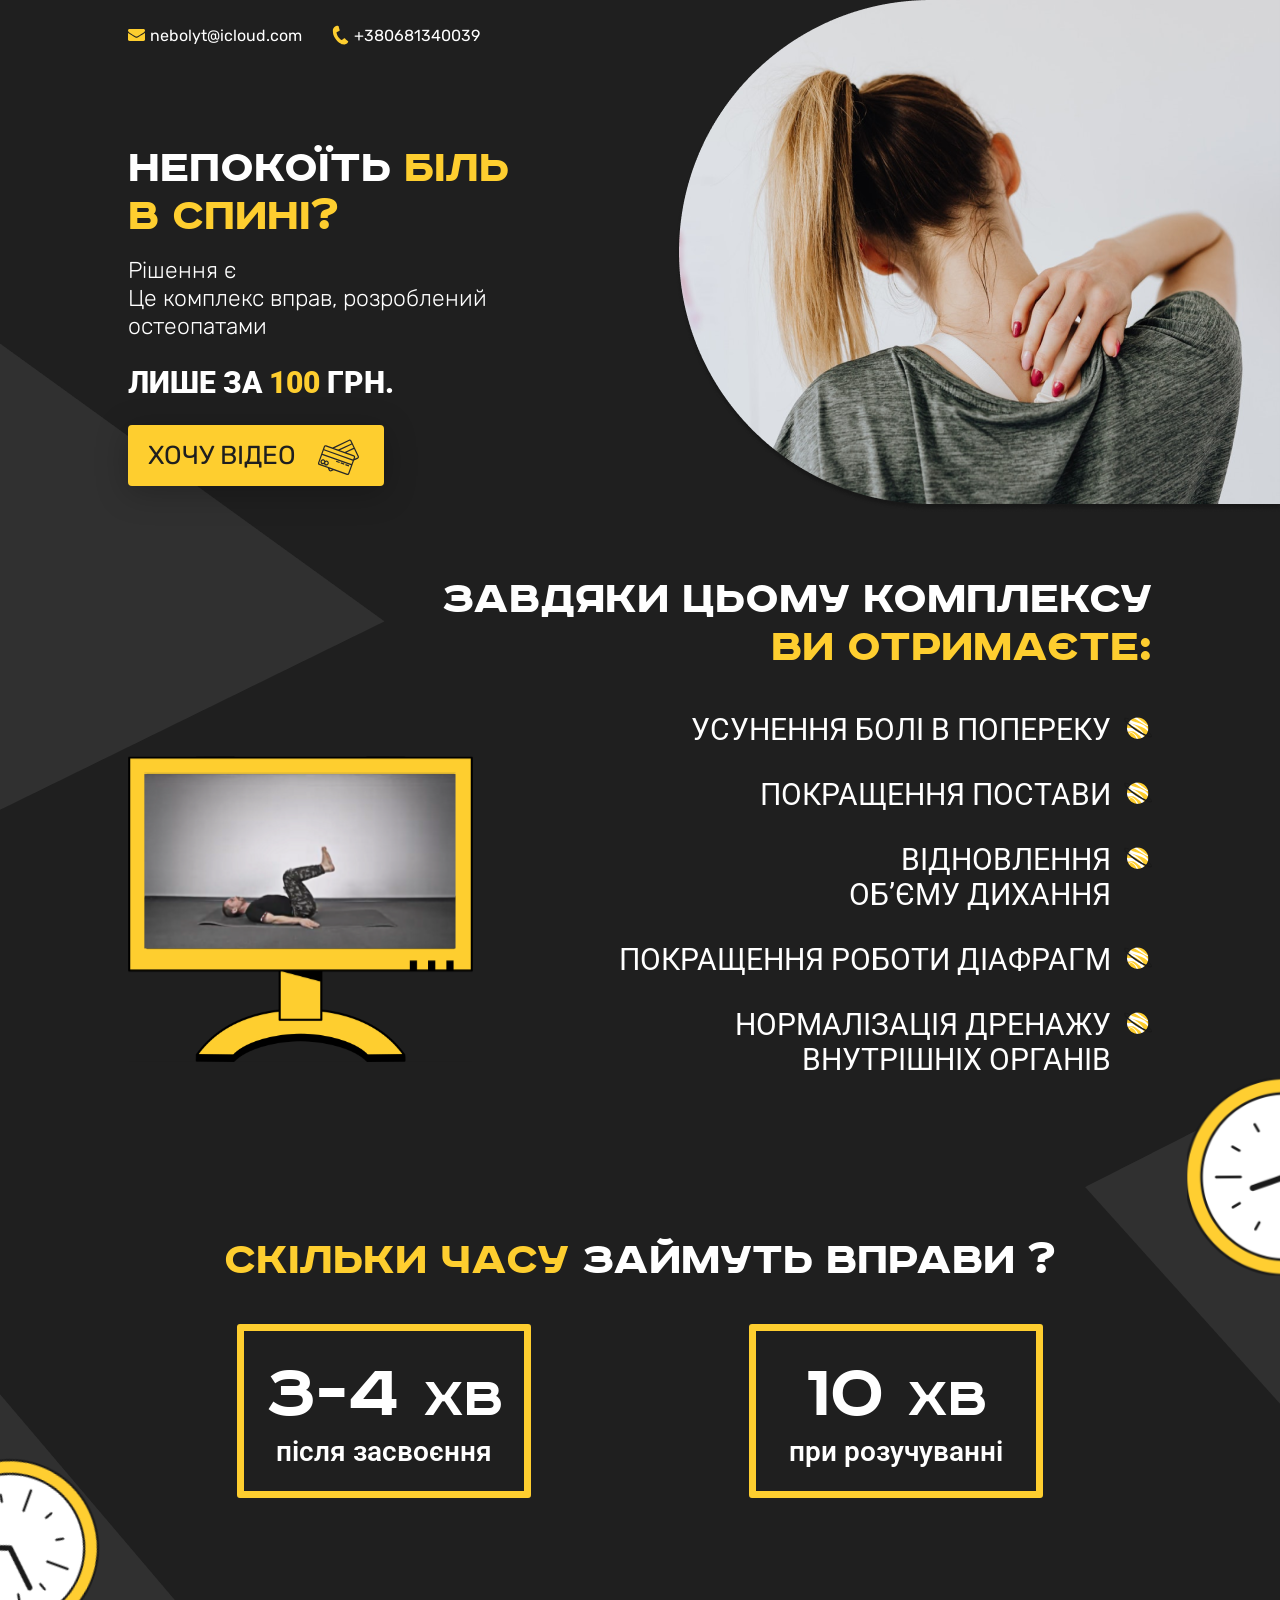
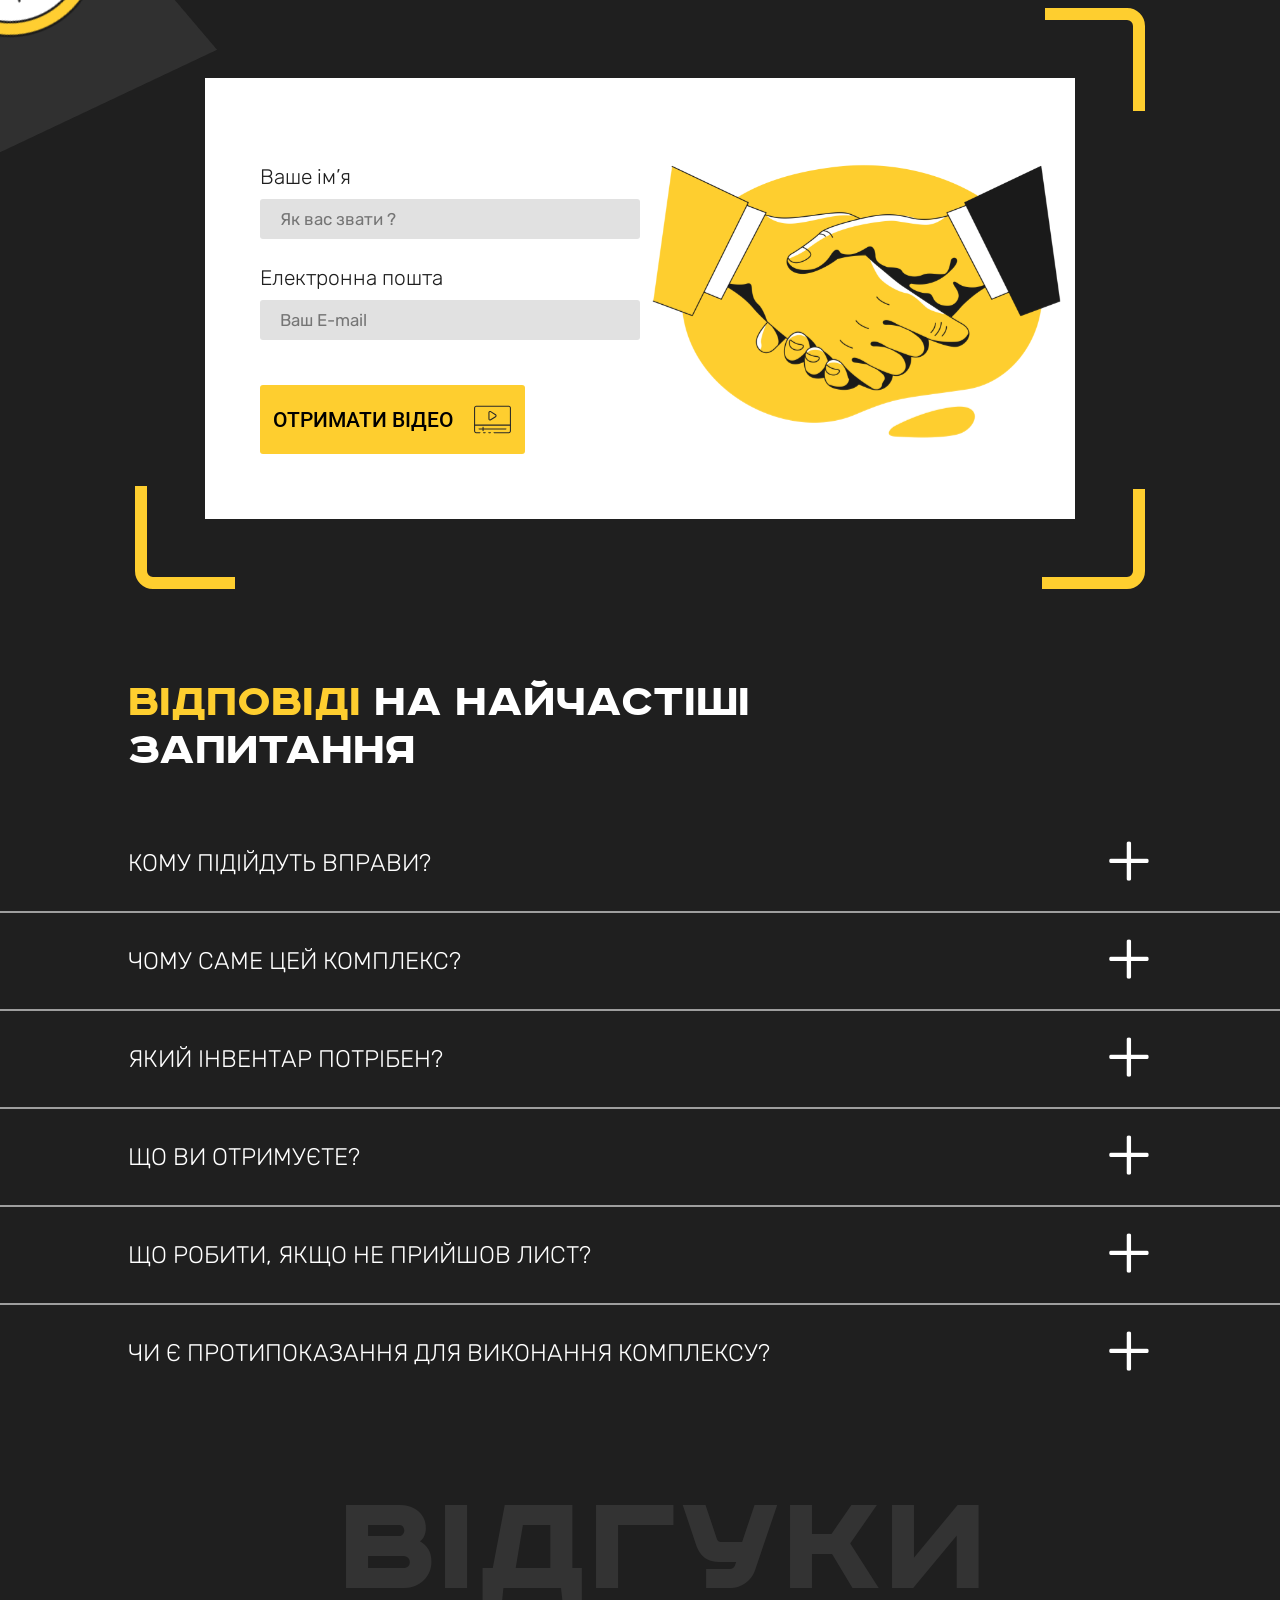
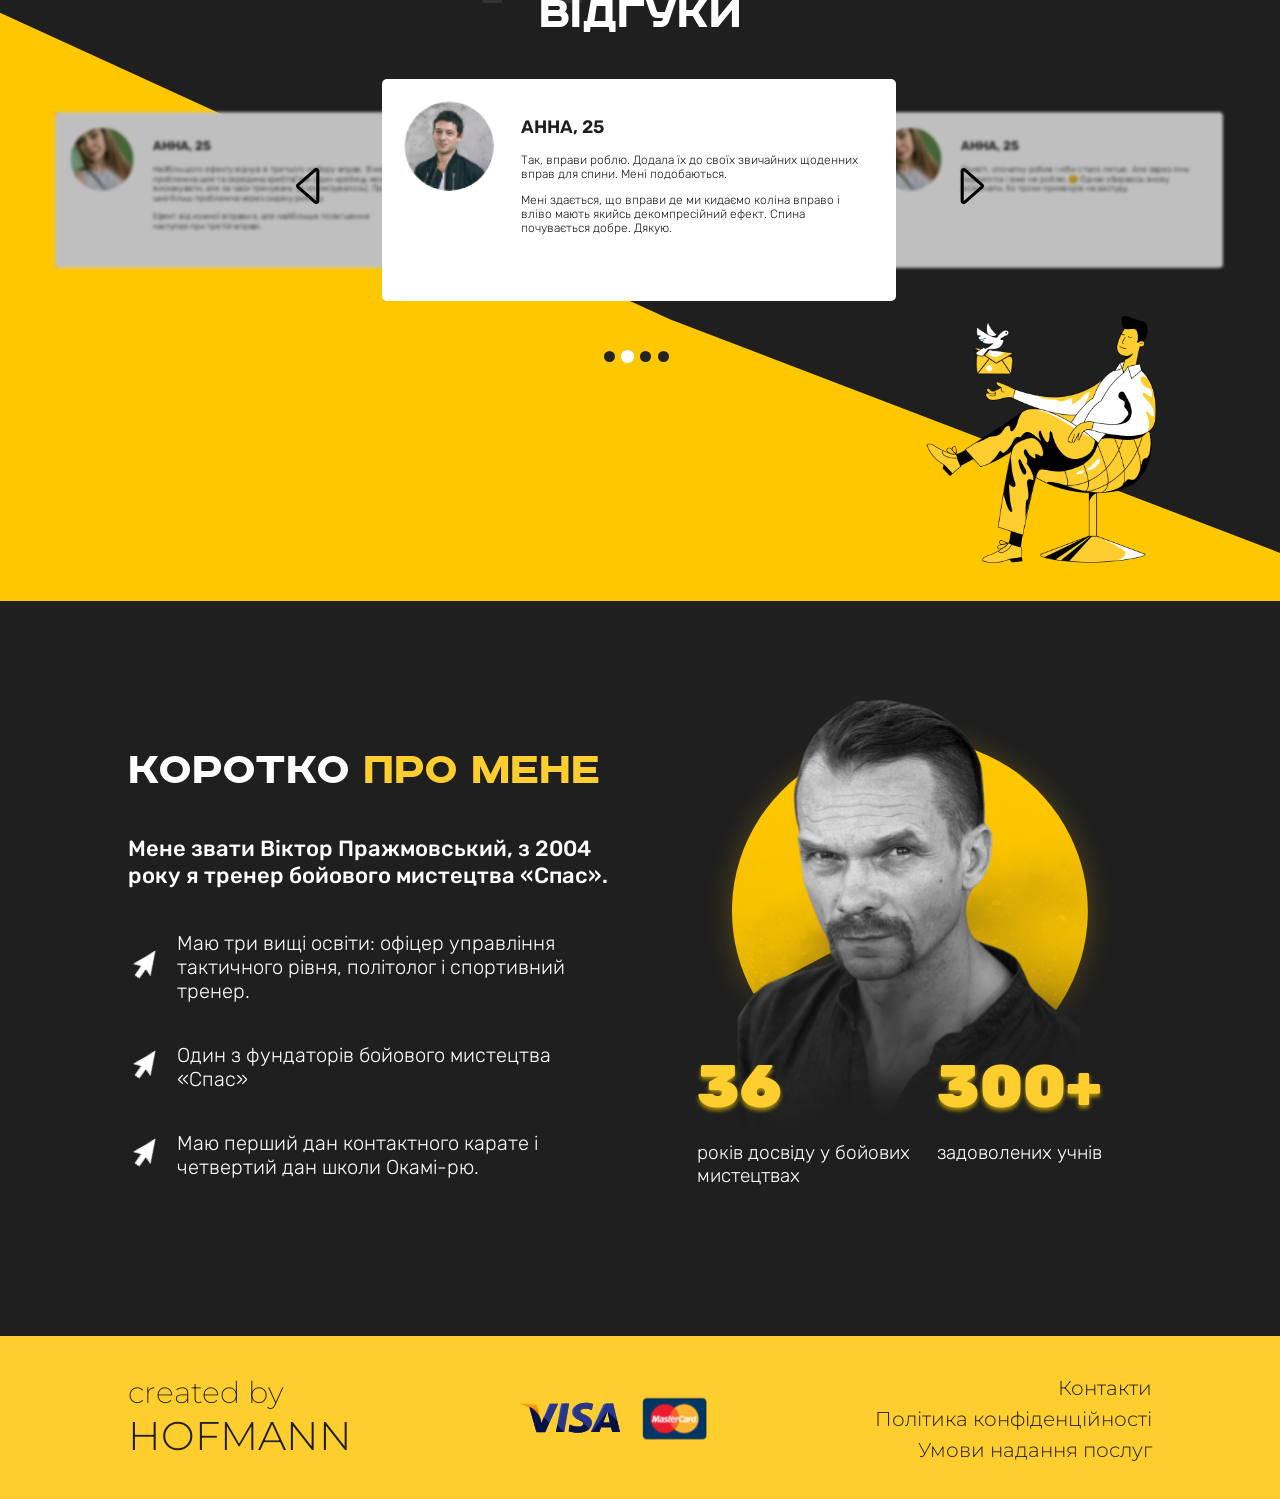
<file: index.html>
<!DOCTYPE html>
<html lang="en">
<head>
    <meta charset="UTF-8">
    <meta http-equiv="X-UA-Compatible" content="IE=edge">
    <meta name="viewport" content="width=device-width, initial-scale=1.0">
    <link rel="stylesheet" href="assets/css/style.css">
    <link rel="stylesheet" href="assets/css/media.css">
    <link rel="preconnect" href="https://fonts.gstatic.com">
    <link rel="preconnect" href="https://fonts.gstatic.com">
<link href="https://fonts.googleapis.com/css2?family=Montserrat:wght@200;300;400&display=swap" rel="stylesheet">
    <link href="https://fonts.googleapis.com/css2?family=Roboto:wght@400;500;700;900&family=Rubik:wght@300;400;600;700;800;900&display=swap" rel="stylesheet">
    <title>Программа для спины</title>
</head>
<body>
    <header>
       <div class="container">
        <nav>
            <ul>
                <li ><img  src="assets/img/mail.svg" alt=""><a href="mailto:nebolyt@icloud.com">nebolyt@icloud.com</a></li>
                <li> <img  src="assets/img/phone3.svg" alt=""><a href="tel:++380681340039">+380681340039</a></li>
            </ul>
        </nav>
    </div>
        <section class="header-info">
            <div class="container">
                <div class="wrapper">
                    <h1>Непокоїть <span class="text-yellow">біль в спині?</span></h1>
            <p>Рішення є<br>
                Це комплекс вправ, розроблений остеопатами
            </p>
            <h2>ЛИШЕ за <span class="text-yellow">100</span> грн.</h2>
            <a href="#main-form">
                <button>ХОЧУ ВІДЕО <img  src="assets/img/credit.svg" alt=""></button>
            </a>
                </div>
            </div>
            <img  id="triangle1" src="assets/img/triangle1.png" alt="">
        </section>
       
        <img  class="header-img" src="assets/img/header-img.png" alt="">
    </header>
    <main>
        <section class="you-get">
            <div class="container">
                <h1>Завдяки цьому комплексу
                    <span class="text-yellow">ви отримаєте:</span></h1>
                <div class="wrapper">
                    <img  src="assets/img/tv.svg" alt="">
                <div class="text-block">
                    <p>Усунення болі в попереку</p>
                    <p>Покращення постави</p>
                    <p>	Відновлення <br> об’єму дихання</p>
                    <p>Покращення  роботи діафрагм</p>
                    <p>Нормалізація дренажу <br> внутрішніх органів</p>
                </div>
                </div>
            </div>
        </section>
        <section class="exercise-time">
            <div class="container">
                <h1><span class="text-yellow">Скільки часу</span> займуть вправи ?</h1>
                <div class="wrapper">
                    <div class="text-block">
                        <h1>3-4 <span>хв</span></h1>
                        <p>після засвоєння</p>
                    </div>
                    <div class="text-block">
                        <h1>10 <span>хв</span></h1>
                        <p>при розучуванні</p>
                    </div>
                </div>
            </div>
            <div class="parallax-group1">
                <img  id="clock1" src="/assets/img/clock1.svg" alt="">
                <img  id="triangle2" src="assets/img/triangle2.png" alt="">
            </div>
            <div class="parallax-group2">
                <img  id="triangle3" src="assets/img/triangle3.png" alt="">
                <img  id="clock2" src="assets/img/clock2.svg" alt="">
                
            </div>
        </section>
        <section  class="main-form">
            <div class="container">
               <div class="form-wrapper">
                <form data-propose="false" id="main-form"  method="POST" action="https://www.liqpay.ua/api/3/checkout" accept-charset="utf-8">
                    <input type="hidden" name="data" value="eyJwdWJsaWNfa2V5IjoiaTczMTEyNTM3MDMwIiwidmVyc2lvbiI6IjMiLCJhY3Rpb24iOiJwYXkiLCJhbW91bnQiOiIzIiwiY3VycmVuY3kiOiJVQUgiLCJkZXNjcmlwdGlvbiI6InRlc3QiLCJvcmRlcl9pZCI6IjAwMDAwMSJ9"/>
            <input type="hidden" name="signature" value="GrQ5aZa9f6o4tl0RSZegLDyVTIA="/>
                    <div class="input-block">
                        <p>Ваше ім’я</p>
                        <input class="form-input" type="text" name="name" placeholder="Як вас звати ?">
                        <div class="error">* Це обов'язкове поле</div>
                    </div>
                    <div class="input-block">
                        <p>Електронна пошта</p>
                        <input class="form-input" type="email" name="email" placeholder="Ваш E-mail">
                        <div class="error">* Це обов'язкове поле</div>
                    </div>
                    <button >отримати відео <img src="assets/img/player.svg" alt=""></button>
                </form>
                <img  id="left-btm-corner" src="assets/img/left-btm-corner.svg" alt="">
                <img  id="right-btm-corner" src="assets/img/right-btm-corner.svg" alt="">
                <img  id="right-top-corner" src="assets/img/right-top-corner.svg" alt="">
                <img  class="form-img" src="assets/img/form-img.svg" alt="">
               </div>
            </div>
            <div class="special-propose_wrapper">
                <div class="special-propose">
                    <h1>Спеціальна пропозиція</h1>
                    <hr>
                    <div class="proposition">
                        <div class="text-block">
                            <h2>КОМПЛЕКС ОЗДОРОВЧОЇ ГІМНАСТИКИ “9 СИЛ”</h2>
                            <p>200 <span>ГРН</span></p>
                        </div>
                        <h1>+</h1>
                    </div>
                    <hr>
                    <div class="info">
                        <h2>Відео з вправами для спини</h2>
                        <h2>Програми тренувань для зміцнення:</h2>
                        <p>Серцево-судинної
                            Лімфатична система
                            Харчовий тракт
                            Ендокринна система
                            Дихальна система
                            </p>
                    </div>
                    <img  src="assets/img/gift.svg" alt="">
                    <button>Ні, дякую</button>
                </div>
            </div>
        </section>
        <section class="questions">
           
                <div class="container">
                    <h1><span class="text-yellow">Відповіді</span> на найчастіші <br> запитання</h1>
                </div>
                <div class="question">
                    <div class="container">
                        <div class="wrapper"><h3>Кому підійдуть вправи?</h3> <h1>+</h1></div>
                    <div class="answer">
                        <ul>
                            <li>Для тих, хто має сидячу роботу</li>
                            <li>Тим, хто багато часу проводить на ногах</li>
                            <li>Тим, чия робота пов’язана з фізичними навантаженнями</li>
                            <li>Будуть корисними навіть для спортсменів</li>
                        </ul>
                    </div>
                    </div>
                </div>
                <div class="question">
                    <div class="container">
                        <div class="wrapper"><h3>ЧОМУ САМЕ ЦЕЙ КОМПЛЕКС?</h3> <h1>+</h1></div>
                    <div class="answer">
                        
                            <p>У мене теж боліла спина. Доходило до того, що не міг нормально спати. Довелося звертатися до лікарів.
                                Один з них, остеопат, сказав приблизно наступне: ти можеш і далі тратити гроші на процедури, а можеш самостійно робити вправи і забути про болі в спині. 
                                Я обрав вправи. Чому? Бо він сам, маючи кілька міжхребцевих гриж, виконує їх щодня і почувається досить бадьоро. 
                                Ці вправи не є ліками. Але регулярне виконання створює оздоровчий ефект, що  усуває больові відчуття у попереку і дозволяє вільно дихати. 
                                З їх допомогою можна зняти напруження у поперековому та підвздошно-крижовому відділах. Також, напруження і хребцево-реберні блоки для відновлення об’єму дихання, роботи діафрагм та дренажу внутрішніх органів після тривалих статичних і динамічних навантажень.</p>
                        
                    </div>
                    </div>
                </div>
                <div class="question">
                    <div class="container">
                        <div class="wrapper"><h3>Який інвентар потрібен?</h3> <h1>+</h1></div>
                    <div class="answer">
                        <ul>
                            <li>М’яч для великого тенісу або пластикова пляшка з водою</li>
                                <li>Килимок для йоги, каремат, або не дуже товста ковдра</li>
                                <li>Вільна рівна поверхня</li>
                        </ul>                        
                    </div>
                    </div>
                </div>
                <div class="question">
                    <div class="container">
                        <div class="wrapper"><h3>ЩО ВИ ОТРИМУЄТЕ?</h3> <h1>+</h1></div>
                    <div class="answer">
                        <ul>
                                <li>Ви платите за доступ до відео на ютуб.</li>
                                <li>За кілька хвилин після оплати на вказану вами електронну пошту прийде лист з вкладеним у нього файлом формату pdf, у якому буде активне посилання на закрите відео у ютубі. Слідуєте інструкціям у листі і переходите за посиланням.</li>
                                <li>Якщо ви не знайдете листа у скриньці – перевірте спам</li>
                        </ul>                        
                    </div>
                    </div>
                </div>
                <div class="question">
                    <div class="container">
                        <div class="wrapper"><h3>ЩО РОБИТИ, ЯКЩО НЕ ПРИЙШОВ ЛИСТ?</h3> <h1>+</h1></div>
                    <div class="answer">
                        <p>Зверніться з проблемою за поштою <a href="mailto:nebolyt@icloud.com">nebolyt@icloud.com"</a></p>                       
                    </div>
                    </div>
                </div>
                <div class="question">
                    <div class="container">
                        <div class="wrapper"><h3>Чи є протипоказання для виконання комплексу?</h3> <h1>+</h1></div>
                    <div class="answer">
                        <p>Головним протипоказанням для виконання цих вправ є нещодавно перенесені хірургічні операції. В цьому випадку варто проконсультуватися з лікарем на предмет коли можна приступити до виконання вправ</a></p>                       
                    </div>
                    </div>
                </div>
                
        </section>
        <section class="comments">
            <div class="container">
                <div class="h1-wrapper">
                  
                    <h2>ВІДГУКИ</h2>
                    <h1>ВІДГУКИ</h1>
                  
            </div>
            </div>
            <div class="nav-btns">
                <div id="prev" class="prev">
                    <svg xmlns="http://www.w3.org/2000/svg" width="50" height="50" fill="currentColor" class="bi bi-caret-left" viewBox="0 0 16 16">
                        <path d="M10 12.796V3.204L4.519 8 10 12.796zm-.659.753l-5.48-4.796a1 1 0 0 1 0-1.506l5.48-4.796A1 1 0 0 1 11 3.204v9.592a1 1 0 0 1-1.659.753z"/>
                      </svg>
                </div>
                <div id="next" class="next">
                    <svg xmlns="http://www.w3.org/2000/svg" width="50" height="50" fill="currentColor" class="bi bi-caret-right" viewBox="0 0 16 16">
                        <path d="M6 12.796V3.204L11.481 8 6 12.796zm.659.753l5.48-4.796a1 1 0 0 0 0-1.506L6.66 2.451C6.011 1.885 5 2.345 5 3.204v9.592a1 1 0 0 0 1.659.753z"/>
                      </svg>
                </div>
            </div>
            <div class="comments-slider" data-pos="0">
                    <div class="comment">
                        <img  src="assets/img/user1.png" alt="">
                        <div class="text-block">
                            <h2>Анна, 25</h2>
                            <p>
Найбільшого ефекту відчув в третього набору вправ. В мене проблемна шия та середина хребта(там один хребець може вискакувати, але за часи тренувань це мінімізувалось). Проте шия більш проблемна через сидячу роботу.  
                            </p>
                            <p>Ефект від кожної вправи є, але найбільше полегшення наступає при третій вправі. 
                            </p>
                        </div>
                        <div class="over-wrapper"></div>
                    </div>
                    <div class="comment active">
                        <img src="assets/img/user2.png" alt="">
                        <div class="text-block">
                            <h2>Анна, 25</h2>
                            <p>
                                Так, вправи роблю. Додала їх до своїх звичайних щоденних вправ для спини. Мені подобаються. 
                            </p>
                            <p>Мені здається, що вправи де ми кидаємо коліна вправо і вліво мають якийсь декомпресійний ефект. Спина почувається добре. 
                                Дякую. </p>
                        </div>
                        <div class="over-wrapper"></div>
                    </div>
                    <div class="comment">
                        <img src="assets/img/user1.png" alt="">
                        <div class="text-block">
                            <h2>Анна, 25</h2>
                            <p>
                                Привіт, спочатку робив і ніби стало легше. Але зараз лінь перемогла і вже не роблю.😔
Однак збираюсь знову розпочати, бо трохи прихворів на застуду. 

                            </p>
                           
                        </div>
                        <div class="over-wrapper"></div>
                    </div>
                    <div class="comment">
                        <img src="assets/img/user2.png" alt="">
                        <div class="text-block">
                            <h2>Анна, 25</h2>
                            <p>
                                Вітаю! <br>
Займався, на мою думку вправи гарні для поперекового відділу спини, добре розвантажують навантаження. 
На грудному відділі хребта відчув покращення. 
В цілому сподобалося, спасибі!
                            </p>
                           
                        </div>
                        <div class="over-wrapper"></div>
                    </div>
                    
            </div>
           <div class="dots">
               
           </div>
                
           <object class="comment-back" type="image/svg+xml" data="assets/img/comment-back.svg"></object>
                <!-- <img  class="comment-back" src="assets/img/comment-back.svg" alt=""> -->
        
        </section>
        <section class="about">
            <div class="container">
               <div class="info">
                <h1>КОРОТКО <span class="text-yellow">ПРО МЕНЕ</span></h1>
                <h3>Мене звати Віктор Пражмовський, з 2004 року я тренер бойового мистецтва «Спас».</h3>

                <div class="text-block">
                   <img  src="assets/img/cursor.svg" alt=""> <p>Маю три вищі освіти: офіцер управління тактичного рівня, політолог і спортивний тренер. </p>
                </div>
                <div class="text-block">
                    <img  src="assets/img/cursor.svg" alt=""> <p>Один з фундаторів бойового мистецтва «Спас»</p>
                </div>
                <div class="text-block">
                    <img  src="assets/img/cursor.svg" alt=""> <p>Маю перший дан контактного карате і четвертий дан школи Окамі-рю.</p>
                </div>
            </div>
                <div class="img-block">
                    <object class="owner" type="image/svg+xml" data="assets/img/owner.svg"></object>
                   <!-- <img  class="owner" src="assets/img/owner.svg" alt=""> -->
                    <div class="numbers">
                        <div class="num-block">
                            <h1>36</h1>
                            <p>років досвіду
                                у бойових мистецтвах </p>
                        </div>
                        <div class="num-block">
                            <h1>300+</h1>
                            <p>задоволених учнів </p>
                        </div>
                    </div>
                </div>
               
            </div>
        </section>
    </main>
    <footer>
        <div class="container">
            <div class="created-by">
                <p>created by </p>
                <h1>HOFMANN</h1>
            </div>
            <img  src="assets/img/cards.svg" alt="">
            <div class="footer-nav">
                    <a href="#">Контакти</a>
                    <a href="#">Політика конфіденційності</a>
                    <a href="#">Умови надання послуг</a>
            </div>
        </div>
    </footer>
    <script
  src="https://code.jquery.com/jquery-3.5.1.min.js"
  integrity="sha256-9/aliU8dGd2tb6OSsuzixeV4y/faTqgFtohetphbbj0="
  crossorigin="anonymous"></script>
    <script src="assets/js/main.js"></script>
    
</body>
</html>
</file>
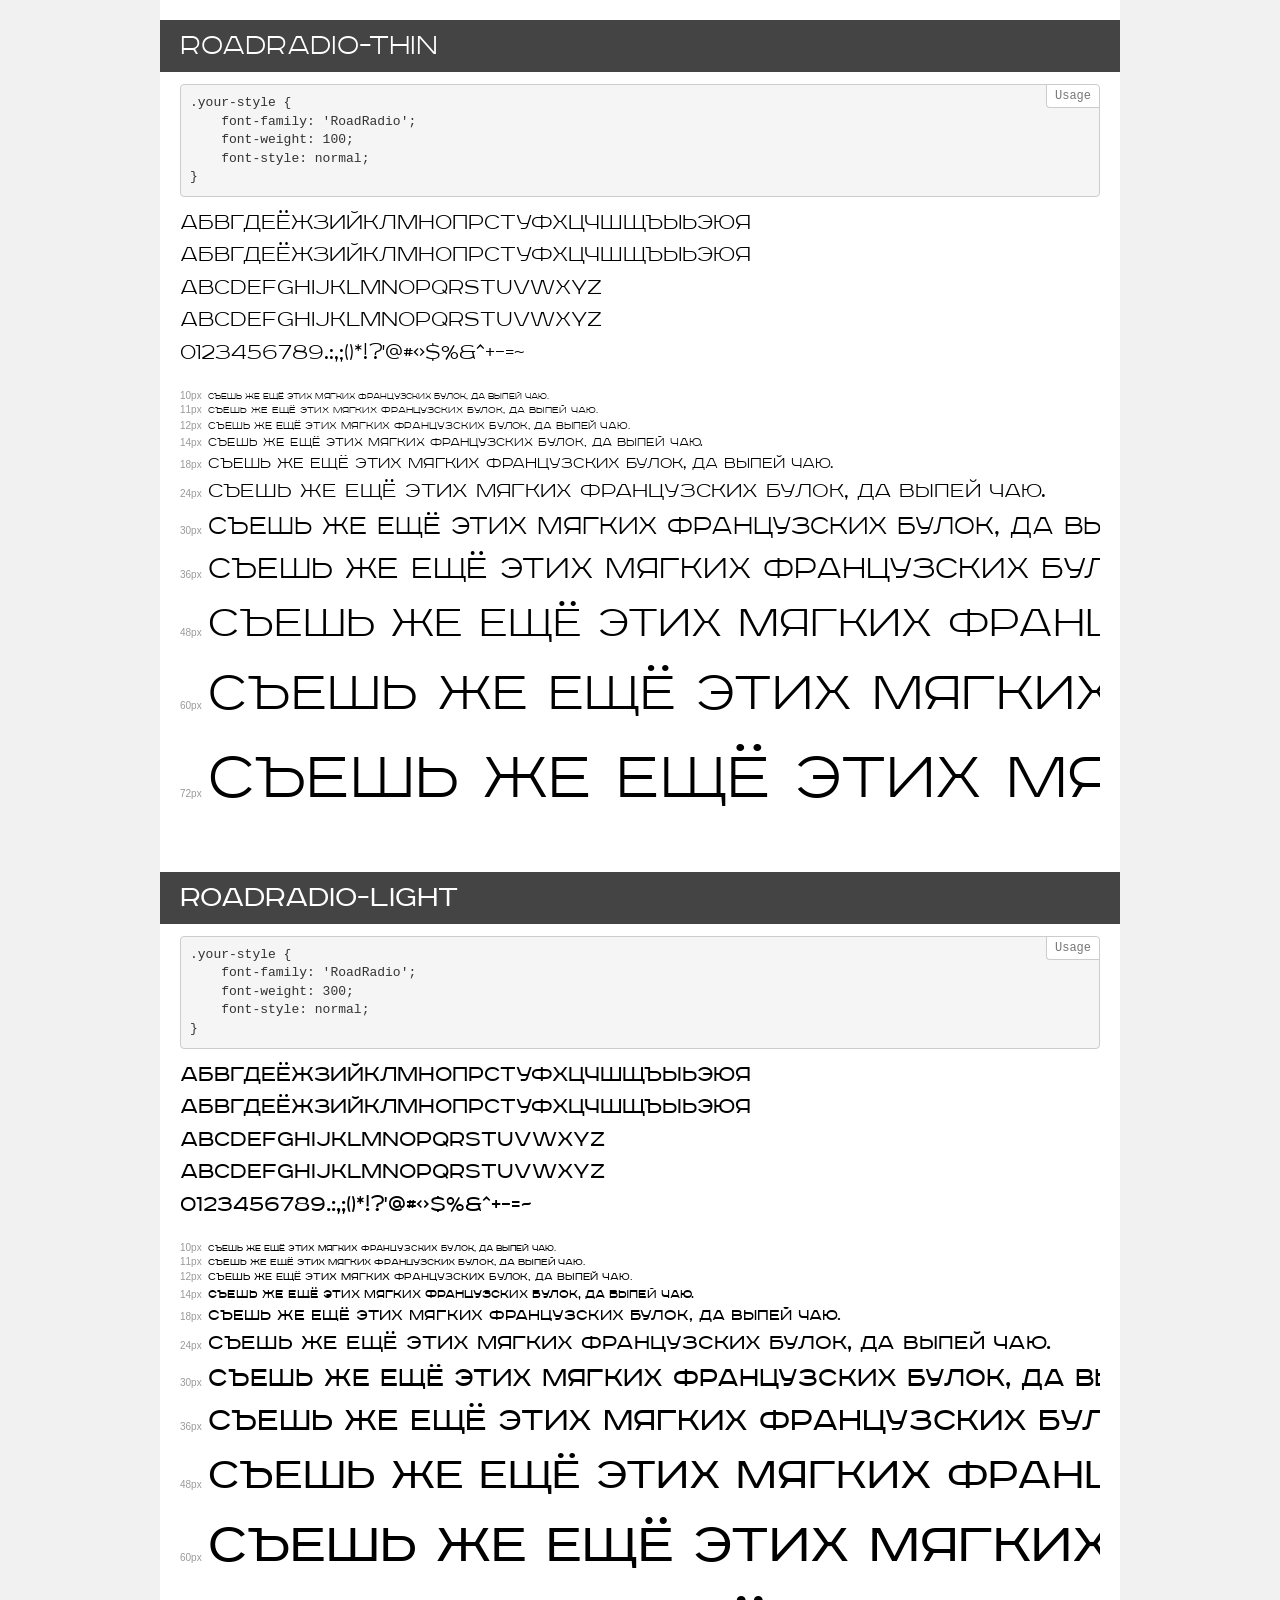
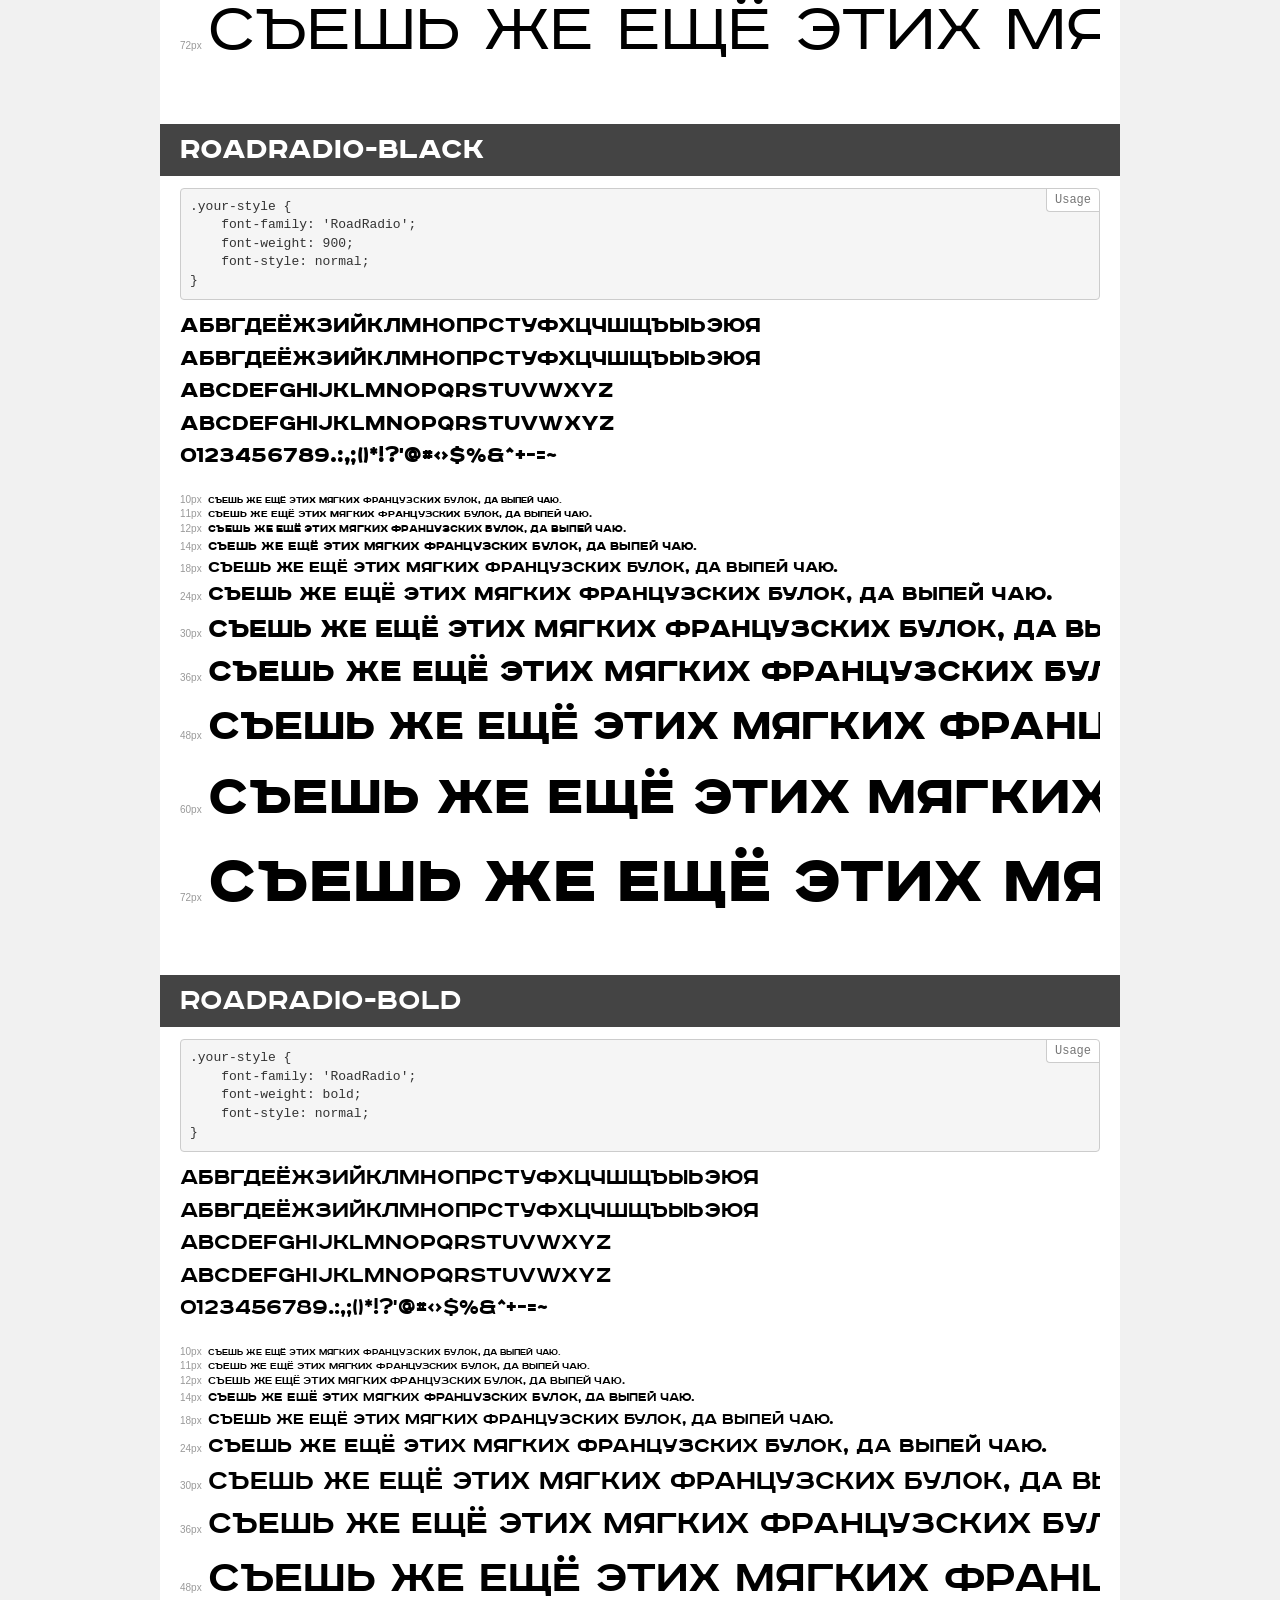
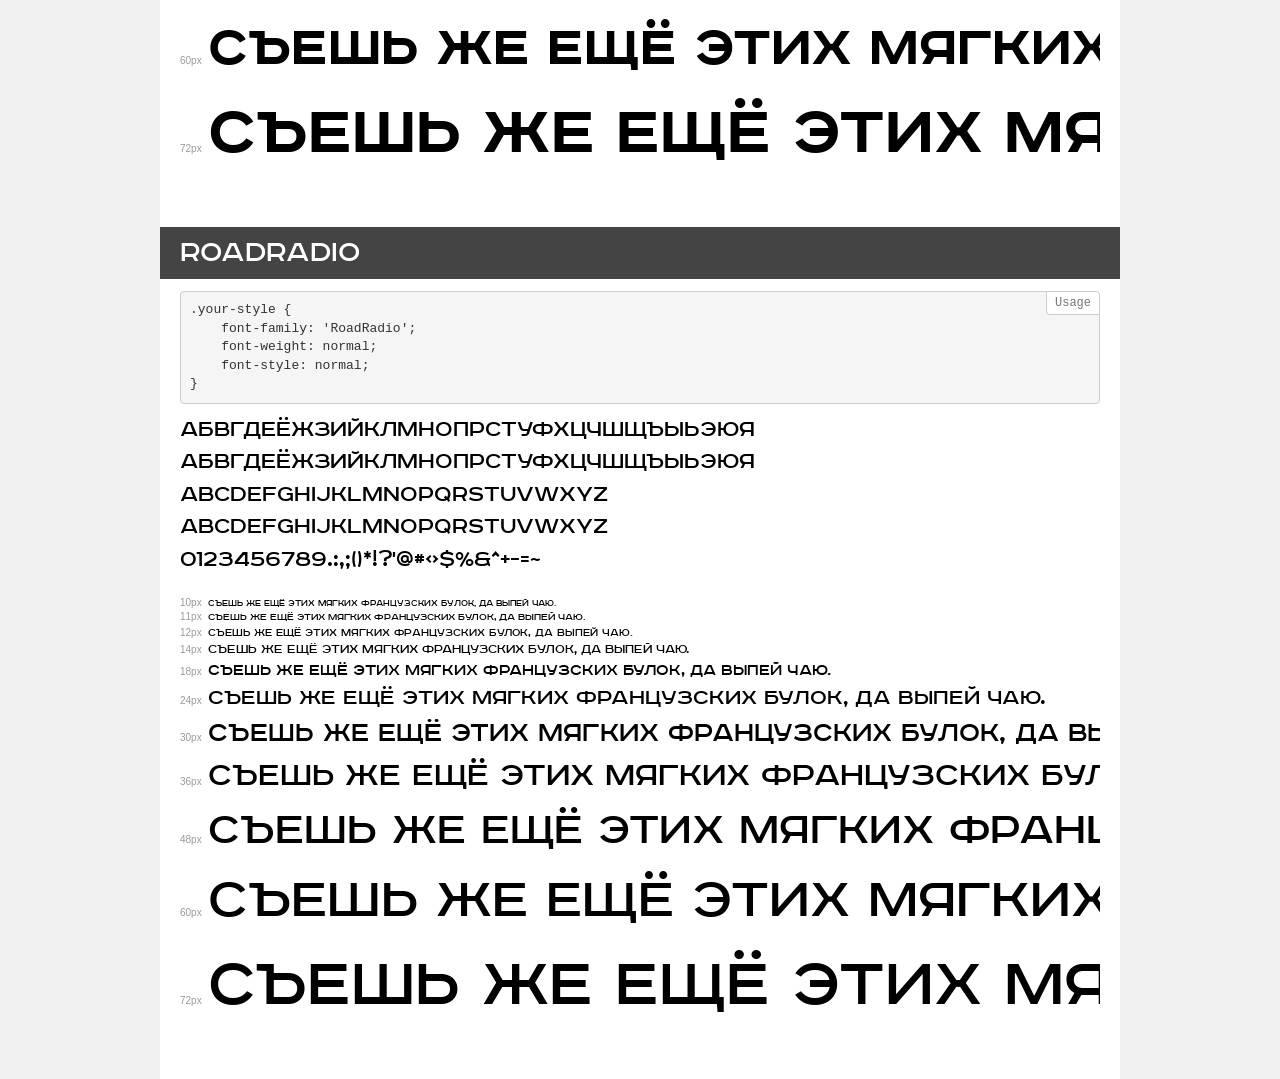
<file: assets/fonts/RoadRadio/demo.html>
<!DOCTYPE html>
<html>
<head>
	<meta charset="utf-8">
	<meta http-equiv="X-UA-Compatible" content="IE=edge">
	<meta name="viewport" content="width=device-width, initial-scale=1">
	<meta name="robots" content="noindex, noarchive">
	<title>Transfonter demo</title>
	<link href="stylesheet.css" rel="stylesheet">
	<style>
		/*
		http://meyerweb.com/eric/tools/css/reset/
		v2.0 | 20110126
		License: none (public domain)
		*/
		html, body, div, span, applet, object, iframe,
		h1, h2, h3, h4, h5, h6, p, blockquote, pre,
		a, abbr, acronym, address, big, cite, code,
		del, dfn, em, img, ins, kbd, q, s, samp,
		small, strike, strong, sub, sup, tt, var,
		b, u, i, center,
		dl, dt, dd, ol, ul, li,
		fieldset, form, label, legend,
		table, caption, tbody, tfoot, thead, tr, th, td,
		article, aside, canvas, details, embed,
		figure, figcaption, footer, header, hgroup,
		menu, nav, output, ruby, section, summary,
		time, mark, audio, video {
			margin: 0;
			padding: 0;
			border: 0;
			font-size: 100%;
			font: inherit;
			vertical-align: baseline;
		}
		/* HTML5 display-role reset for older browsers */
		article, aside, details, figcaption, figure,
		footer, header, hgroup, menu, nav, section {
			display: block;
		}
		body {
			line-height: 1;
		}
		ol, ul {
			list-style: none;
		}
		blockquote, q {
			quotes: none;
		}
		blockquote:before, blockquote:after,
		q:before, q:after {
			content: '';
			content: none;
		}
		table {
			border-collapse: collapse;
			border-spacing: 0;
		}
		/* common styles */
		body {
			background: #f1f1f1;
			color: #000;
		}
		.page {
			background: #fff;
			width: 920px;
			margin: 0 auto;
			padding: 20px 20px 0 20px;
			overflow: hidden;
		}
		.font-container {
			overflow-x: auto;
			overflow-y: hidden;
			margin-bottom: 40px;
			line-height: 1.3;
			white-space: nowrap;
			padding-bottom: 5px;
		}
		h1 {
			position: relative;
			background: #444;
			font-size: 32px;
			color: #fff;
			padding: 10px 20px;
			margin: 0 -20px 12px -20px;
		}
		.letters {
			font-size: 25px;
			margin-bottom: 20px;
		}
		.s10:before {
			content: '10px';
		}
		.s11:before {
			content: '11px';
		}
		.s12:before {
			content: '12px';
		}
		.s14:before {
			content: '14px';
		}
		.s18:before {
			content: '18px';
		}
		.s24:before {
			content: '24px';
		}
		.s30:before {
			content: '30px';
		}
		.s36:before {
			content: '36px';
		}
		.s48:before {
			content: '48px';
		}
		.s60:before {
			content: '60px';
		}
		.s72:before {
			content: '72px';
		}
		.s10:before, .s11:before, .s12:before, .s14:before,
		.s18:before, .s24:before, .s30:before, .s36:before,
		.s48:before, .s60:before, .s72:before {
			font-family: Arial, sans-serif;
			font-size: 10px;
			font-weight: normal;
			font-style: normal;
			color: #999;
			padding-right: 6px;
		}
		pre {
			display: block;
			position: relative;
			padding: 9px;
			margin: 0 0 10px;
			font-family: Monaco, Menlo, Consolas, "Courier New", monospace !important;
			font-size: 13px;
			line-height: 1.428571429;
			color: #333;
			font-weight: normal !important;
			font-style: normal !important;
			background-color: #f5f5f5;
			border: 1px solid #ccc;
			overflow-x: auto;
			border-radius: 4px;
		}
		pre:after {
			display: block;
			position: absolute;
			right: 0;
			top: 0;
			content: 'Usage';
			line-height: 1;
			padding: 5px 8px;
			font-size: 12px;
			color: #767676;
			background-color: #fff;
			border: 1px solid #ccc;
			border-right: none;
			border-top: none;
			border-radius: 0 4px 0 4px;
			z-index: 10;
		}
		/* responsive */
		@media (max-width: 959px) {
			.page {
				width: auto;
				margin: 0;
			}
		}
	</style>
</head>
<body>
<div class="page">
	<div class="demo" style="font-family: 'RoadRadio'; font-weight: 100; font-style: normal;">
		<h1>RoadRadio-Thin</h1>
		<pre>.your-style {
    font-family: 'RoadRadio';
    font-weight: 100;
    font-style: normal;
}</pre>
		<div class="font-container">
			<p class="letters">
				абвгдеёжзийклмнопрстуфхцчшщъыьэюя <br />
				АБВГДЕЁЖЗИЙКЛМНОПРСТУФХЦЧШЩЪЫЬЭЮЯ <br />
				abcdefghijklmnopqrstuvwxyz <br />
				ABCDEFGHIJKLMNOPQRSTUVWXYZ <br />				0123456789.:,;()*!?'@#<>$%&^+-=~
			</p>
			<p class="s10" style="font-size: 10px;">Съешь же ещё этих мягких французских булок, да выпей чаю.</p>
			<p class="s11" style="font-size: 11px;">Съешь же ещё этих мягких французских булок, да выпей чаю.</p>
			<p class="s12" style="font-size: 12px;">Съешь же ещё этих мягких французских булок, да выпей чаю.</p>
			<p class="s14" style="font-size: 14px;">Съешь же ещё этих мягких французских булок, да выпей чаю.</p>
			<p class="s18" style="font-size: 18px;">Съешь же ещё этих мягких французских булок, да выпей чаю.</p>
			<p class="s24" style="font-size: 24px;">Съешь же ещё этих мягких французских булок, да выпей чаю.</p>
			<p class="s30" style="font-size: 30px;">Съешь же ещё этих мягких французских булок, да выпей чаю.</p>
			<p class="s36" style="font-size: 36px;">Съешь же ещё этих мягких французских булок, да выпей чаю.</p>
			<p class="s48" style="font-size: 48px;">Съешь же ещё этих мягких французских булок, да выпей чаю.</p>
			<p class="s60" style="font-size: 60px;">Съешь же ещё этих мягких французских булок, да выпей чаю.</p>
			<p class="s72" style="font-size: 72px;">Съешь же ещё этих мягких французских булок, да выпей чаю.</p>
		</div>
	</div>
	<div class="demo" style="font-family: 'RoadRadio'; font-weight: 300; font-style: normal;">
		<h1>RoadRadio-Light</h1>
		<pre>.your-style {
    font-family: 'RoadRadio';
    font-weight: 300;
    font-style: normal;
}</pre>
		<div class="font-container">
			<p class="letters">
				абвгдеёжзийклмнопрстуфхцчшщъыьэюя <br />
				АБВГДЕЁЖЗИЙКЛМНОПРСТУФХЦЧШЩЪЫЬЭЮЯ <br />
				abcdefghijklmnopqrstuvwxyz <br />
				ABCDEFGHIJKLMNOPQRSTUVWXYZ <br />				0123456789.:,;()*!?'@#<>$%&^+-=~
			</p>
			<p class="s10" style="font-size: 10px;">Съешь же ещё этих мягких французских булок, да выпей чаю.</p>
			<p class="s11" style="font-size: 11px;">Съешь же ещё этих мягких французских булок, да выпей чаю.</p>
			<p class="s12" style="font-size: 12px;">Съешь же ещё этих мягких французских булок, да выпей чаю.</p>
			<p class="s14" style="font-size: 14px;">Съешь же ещё этих мягких французских булок, да выпей чаю.</p>
			<p class="s18" style="font-size: 18px;">Съешь же ещё этих мягких французских булок, да выпей чаю.</p>
			<p class="s24" style="font-size: 24px;">Съешь же ещё этих мягких французских булок, да выпей чаю.</p>
			<p class="s30" style="font-size: 30px;">Съешь же ещё этих мягких французских булок, да выпей чаю.</p>
			<p class="s36" style="font-size: 36px;">Съешь же ещё этих мягких французских булок, да выпей чаю.</p>
			<p class="s48" style="font-size: 48px;">Съешь же ещё этих мягких французских булок, да выпей чаю.</p>
			<p class="s60" style="font-size: 60px;">Съешь же ещё этих мягких французских булок, да выпей чаю.</p>
			<p class="s72" style="font-size: 72px;">Съешь же ещё этих мягких французских булок, да выпей чаю.</p>
		</div>
	</div>
	<div class="demo" style="font-family: 'RoadRadio'; font-weight: 900; font-style: normal;">
		<h1>RoadRadio-Black</h1>
		<pre>.your-style {
    font-family: 'RoadRadio';
    font-weight: 900;
    font-style: normal;
}</pre>
		<div class="font-container">
			<p class="letters">
				абвгдеёжзийклмнопрстуфхцчшщъыьэюя <br />
				АБВГДЕЁЖЗИЙКЛМНОПРСТУФХЦЧШЩЪЫЬЭЮЯ <br />
				abcdefghijklmnopqrstuvwxyz <br />
				ABCDEFGHIJKLMNOPQRSTUVWXYZ <br />				0123456789.:,;()*!?'@#<>$%&^+-=~
			</p>
			<p class="s10" style="font-size: 10px;">Съешь же ещё этих мягких французских булок, да выпей чаю.</p>
			<p class="s11" style="font-size: 11px;">Съешь же ещё этих мягких французских булок, да выпей чаю.</p>
			<p class="s12" style="font-size: 12px;">Съешь же ещё этих мягких французских булок, да выпей чаю.</p>
			<p class="s14" style="font-size: 14px;">Съешь же ещё этих мягких французских булок, да выпей чаю.</p>
			<p class="s18" style="font-size: 18px;">Съешь же ещё этих мягких французских булок, да выпей чаю.</p>
			<p class="s24" style="font-size: 24px;">Съешь же ещё этих мягких французских булок, да выпей чаю.</p>
			<p class="s30" style="font-size: 30px;">Съешь же ещё этих мягких французских булок, да выпей чаю.</p>
			<p class="s36" style="font-size: 36px;">Съешь же ещё этих мягких французских булок, да выпей чаю.</p>
			<p class="s48" style="font-size: 48px;">Съешь же ещё этих мягких французских булок, да выпей чаю.</p>
			<p class="s60" style="font-size: 60px;">Съешь же ещё этих мягких французских булок, да выпей чаю.</p>
			<p class="s72" style="font-size: 72px;">Съешь же ещё этих мягких французских булок, да выпей чаю.</p>
		</div>
	</div>
	<div class="demo" style="font-family: 'RoadRadio'; font-weight: bold; font-style: normal;">
		<h1>RoadRadio-Bold</h1>
		<pre>.your-style {
    font-family: 'RoadRadio';
    font-weight: bold;
    font-style: normal;
}</pre>
		<div class="font-container">
			<p class="letters">
				абвгдеёжзийклмнопрстуфхцчшщъыьэюя <br />
				АБВГДЕЁЖЗИЙКЛМНОПРСТУФХЦЧШЩЪЫЬЭЮЯ <br />
				abcdefghijklmnopqrstuvwxyz <br />
				ABCDEFGHIJKLMNOPQRSTUVWXYZ <br />				0123456789.:,;()*!?'@#<>$%&^+-=~
			</p>
			<p class="s10" style="font-size: 10px;">Съешь же ещё этих мягких французских булок, да выпей чаю.</p>
			<p class="s11" style="font-size: 11px;">Съешь же ещё этих мягких французских булок, да выпей чаю.</p>
			<p class="s12" style="font-size: 12px;">Съешь же ещё этих мягких французских булок, да выпей чаю.</p>
			<p class="s14" style="font-size: 14px;">Съешь же ещё этих мягких французских булок, да выпей чаю.</p>
			<p class="s18" style="font-size: 18px;">Съешь же ещё этих мягких французских булок, да выпей чаю.</p>
			<p class="s24" style="font-size: 24px;">Съешь же ещё этих мягких французских булок, да выпей чаю.</p>
			<p class="s30" style="font-size: 30px;">Съешь же ещё этих мягких французских булок, да выпей чаю.</p>
			<p class="s36" style="font-size: 36px;">Съешь же ещё этих мягких французских булок, да выпей чаю.</p>
			<p class="s48" style="font-size: 48px;">Съешь же ещё этих мягких французских булок, да выпей чаю.</p>
			<p class="s60" style="font-size: 60px;">Съешь же ещё этих мягких французских булок, да выпей чаю.</p>
			<p class="s72" style="font-size: 72px;">Съешь же ещё этих мягких французских булок, да выпей чаю.</p>
		</div>
	</div>
	<div class="demo" style="font-family: 'RoadRadio'; font-weight: normal; font-style: normal;">
		<h1>RoadRadio</h1>
		<pre>.your-style {
    font-family: 'RoadRadio';
    font-weight: normal;
    font-style: normal;
}</pre>
		<div class="font-container">
			<p class="letters">
				абвгдеёжзийклмнопрстуфхцчшщъыьэюя <br />
				АБВГДЕЁЖЗИЙКЛМНОПРСТУФХЦЧШЩЪЫЬЭЮЯ <br />
				abcdefghijklmnopqrstuvwxyz <br />
				ABCDEFGHIJKLMNOPQRSTUVWXYZ <br />				0123456789.:,;()*!?'@#<>$%&^+-=~
			</p>
			<p class="s10" style="font-size: 10px;">Съешь же ещё этих мягких французских булок, да выпей чаю.</p>
			<p class="s11" style="font-size: 11px;">Съешь же ещё этих мягких французских булок, да выпей чаю.</p>
			<p class="s12" style="font-size: 12px;">Съешь же ещё этих мягких французских булок, да выпей чаю.</p>
			<p class="s14" style="font-size: 14px;">Съешь же ещё этих мягких французских булок, да выпей чаю.</p>
			<p class="s18" style="font-size: 18px;">Съешь же ещё этих мягких французских булок, да выпей чаю.</p>
			<p class="s24" style="font-size: 24px;">Съешь же ещё этих мягких французских булок, да выпей чаю.</p>
			<p class="s30" style="font-size: 30px;">Съешь же ещё этих мягких французских булок, да выпей чаю.</p>
			<p class="s36" style="font-size: 36px;">Съешь же ещё этих мягких французских булок, да выпей чаю.</p>
			<p class="s48" style="font-size: 48px;">Съешь же ещё этих мягких французских булок, да выпей чаю.</p>
			<p class="s60" style="font-size: 60px;">Съешь же ещё этих мягких французских булок, да выпей чаю.</p>
			<p class="s72" style="font-size: 72px;">Съешь же ещё этих мягких французских булок, да выпей чаю.</p>
		</div>
	</div>
</div>
</body>
</html>
</file>
<file: assets/css/style.css>
@font-face {
  font-family: "RoadRadio";
  src: url("../fonts/RoadRadio/RoadRadio-Thin.ttf") format("truetype");
  font-style: normal;
  font-weight: 300;
}

@font-face {
  font-family: "RoadRadio";
  src: url("../fonts/RoadRadio/RoadRadio-Black.ttf") format("truetype");
  font-style: normal;
  font-weight: 900;
}

@font-face {
  font-family: "RoadRadio";
  src: url("../fonts/RoadRadio/RoadRadio-Bold.ttf") format("truetype");
  font-style: normal;
  font-weight: 700;
}

@font-face {
  font-family: "RoadRadio";
  src: url("../fonts/RoadRadio/RoadRadio.ttf") format("truetype");
  font-style: normal;
  font-weight: 400;
}

h1 {
  font-family: "RoadRadio";
  font-weight: 900;
  text-transform: uppercase;
  font-size: 48px;
}

h2 {
  font-family: "Roboto", sans-serif;
  font-size: 30px;
  font-weight: 900;
  text-transform: uppercase;
}

body {
  background-color: #1F1F1F;
  margin: 0;
  color: white;
}

ul {
  margin: 0;
  padding: 0;
}

ul li {
  list-style: none;
}

button {
  border: none;
  cursor: pointer;
  -webkit-transition: all 0.3s ease;
  transition: all 0.3s ease;
}

a {
  text-decoration: none;
  color: white;
}

.text-yellow {
  color: #FECE2F;
}

.header-img {
  position: absolute;
  top: 0;
  right: 0;
}

.container {
  max-width: 1200px;
  width: 80%;
  margin: auto;
}

header {
  margin-top: 25px;
}

header nav ul {
  display: -webkit-box;
  display: -ms-flexbox;
  display: flex;
  -webkit-box-align: center;
      -ms-flex-align: center;
          align-items: center;
}

header nav ul li {
  display: -webkit-box;
  display: -ms-flexbox;
  display: flex;
  -webkit-box-align: center;
      -ms-flex-align: center;
          align-items: center;
  margin-right: 30px;
}

header nav ul li img {
  margin-right: 5px;
}

header .header-info h1 {
  margin-bottom: 0px;
}

header .header-info .container .wrapper {
  margin-top: 100px;
  width: 405px;
  position: relative;
}

header .header-info p {
  font-family: "Rubik", sans-serif;
  font-size: 23px;
  font-weight: 300;
  margin: 15px 0;
}

header .header-info button {
  background-color: #FECE2F;
  color: #1F1F1F;
  text-transform: uppercase;
  font-size: 26px;
  font-family: "Rubik", sans-serif;
  display: -webkit-box;
  display: -ms-flexbox;
  display: flex;
  -webkit-box-align: center;
      -ms-flex-align: center;
          align-items: center;
  padding: 7px 20px;
  -webkit-box-shadow: 0px 5.87554px 32.3155px rgba(0, 0, 0, 0.25);
          box-shadow: 0px 5.87554px 32.3155px rgba(0, 0, 0, 0.25);
  border-radius: 4px;
}

header .header-info button img {
  margin-left: 20px;
}

header .header-info button:hover {
  background-color: #fac000;
}

header .header-info #triangle1 {
  position: absolute;
  left: 0;
  top: 300px;
  z-index: -1;
}

.you-get {
  margin-top: 90px;
}

.you-get h1 {
  width: 715px;
  text-align: end;
  margin-left: auto;
}

.you-get .wrapper {
  display: -webkit-box;
  display: -ms-flexbox;
  display: flex;
  -webkit-box-pack: justify;
      -ms-flex-pack: justify;
          justify-content: space-between;
}

.you-get .wrapper p {
  display: -webkit-box;
  display: -ms-flexbox;
  display: flex;
  -webkit-box-pack: end;
      -ms-flex-pack: end;
          justify-content: flex-end;
  text-align: end;
  font-family: "Roboto", sans-serif;
  font-size: 30px;
  text-transform: uppercase;
}

.you-get .wrapper p::after {
  margin-left: 13px;
  content: url("../img/planet.png");
}

.you-get .wrapper p:first-child {
  margin-top: 0px;
}

.exercise-time {
  position: relative;
  margin-top: 130px;
}

.exercise-time h1 {
  text-align: center;
}

.exercise-time .wrapper {
  display: -webkit-box;
  display: -ms-flexbox;
  display: flex;
  -ms-flex-pack: distribute;
      justify-content: space-around;
}

.exercise-time .wrapper .text-block {
  display: -webkit-box;
  display: -ms-flexbox;
  display: flex;
  -webkit-box-orient: vertical;
  -webkit-box-direction: normal;
      -ms-flex-direction: column;
          flex-direction: column;
  -webkit-box-align: center;
      -ms-flex-align: center;
          align-items: center;
  -webkit-box-pack: center;
      -ms-flex-pack: center;
          justify-content: center;
  text-align: center;
  width: 280px;
  height: 160px;
  border: 7px solid #FECE2F;
  border-radius: 3px;
  font-family: "Roboto", sans-serif;
}

.exercise-time .wrapper .text-block h1 {
  margin: 0;
  font-weight: 700;
  font-size: 80px;
}

.exercise-time .wrapper .text-block h1 span {
  font-size: 60px;
}

.exercise-time .wrapper .text-block p {
  margin: 0;
  font-weight: 600;
  font-size: 28px;
}

.exercise-time .parallax-group1 {
  width: -webkit-max-content;
  width: -moz-max-content;
  width: max-content;
  position: absolute;
  right: 0;
  top: -300px;
}

.exercise-time .parallax-group1 #clock1 {
  position: absolute;
  right: 0;
  top: 140px;
}

.exercise-time .parallax-group2 {
  width: -webkit-max-content;
  width: -moz-max-content;
  width: max-content;
  position: absolute;
  left: 0;
  bottom: -400px;
}

.exercise-time .parallax-group2 #clock2 {
  position: absolute;
  left: 0;
  top: 40px;
}

.main-form {
  margin-top: 180px;
}

.main-form .form-wrapper {
  position: relative;
  margin: auto;
  width: 760px;
  background-color: white;
  color: #1F1F1F;
  display: -webkit-box;
  display: -ms-flexbox;
  display: flex;
  -webkit-box-align: center;
      -ms-flex-align: center;
          align-items: center;
  padding: 65px 55px;
}

.main-form .form-wrapper .input-block {
  width: 100%;
}

.main-form .form-wrapper form {
  -webkit-box-align: start;
      -ms-flex-align: start;
          align-items: flex-start;
  display: -webkit-box;
  display: -ms-flexbox;
  display: flex;
  -webkit-box-orient: vertical;
  -webkit-box-direction: normal;
      -ms-flex-direction: column;
          flex-direction: column;
}

.main-form .form-wrapper form p {
  margin-bottom: 10px;
  font-size: 21px;
  font-weight: 300;
  font-family: "Rubik", sans-serif;
}

.main-form .form-wrapper form input {
  width: 340px;
  background: #E1E1E1;
  border-radius: 3px;
  font-size: 17px;
  font-family: "Rubik", sans-serif;
  padding: 10px 20px;
  border: none;
}

.main-form .form-wrapper form button {
  margin-top: 40px;
  font-weight: 500;
  font-size: 21px;
  font-family: "Roboto", sans-serif;
  text-transform: uppercase;
  border-radius: 3px;
  padding: 15px 13px;
  -webkit-box-pack: center;
      -ms-flex-pack: center;
          justify-content: center;
  display: -webkit-box;
  display: -ms-flexbox;
  display: flex;
  -webkit-box-align: center;
      -ms-flex-align: center;
          align-items: center;
  background-color: #FECE2F;
}

.main-form .form-wrapper form button img {
  margin-left: 20px;
}

.main-form .form-wrapper form button:hover {
  background-color: #fac000;
}

.main-form .form-wrapper #left-btm-corner {
  position: absolute;
  left: -70px;
  bottom: -70px;
}

.main-form .form-wrapper #right-btm-corner {
  position: absolute;
  right: -70px;
  bottom: -70px;
}

.main-form .form-wrapper #right-top-corner {
  position: absolute;
  right: -70px;
  top: -70px;
}

.questions {
  margin-top: 160px;
}

.questions h1 {
  text-align: start;
}

.questions .question {
  border-bottom: 2px solid rgba(255, 255, 255, 0.57);
}

.questions .question .wrapper {
  cursor: pointer;
  display: -webkit-box;
  display: -ms-flexbox;
  display: flex;
  -webkit-box-pack: justify;
      -ms-flex-pack: justify;
          justify-content: space-between;
  -webkit-box-align: center;
      -ms-flex-align: center;
          align-items: center;
}

.questions .question .wrapper h3 {
  text-transform: uppercase;
  font-size: 24px;
  font-family: "Rubik", sans-serif;
  font-weight: 300;
  margin: 0;
}

.questions .question .wrapper h1 {
  margin-top: 0px;
  margin-bottom: 10px;
  font-family: "Rubik", sans-serif;
  font-weight: 300;
  font-size: 73px;
}

.questions .question .answer {
  -webkit-transition: all 0.3s ease;
  transition: all 0.3s ease;
  overflow-y: hidden;
}

.questions .question .answer p, .questions .question .answer li {
  font-family: "Rubik", sans-serif;
  font-size: 18px;
  font-weight: 300;
}

.questions .question .answer li {
  margin-bottom: 10px;
  margin-left: 20px;
  display: -webkit-box;
  display: -ms-flexbox;
  display: flex;
  -webkit-box-align: center;
      -ms-flex-align: center;
          align-items: center;
  position: relative;
}

.questions .question .answer li::before {
  position: absolute;
  left: -20px;
  content: "";
  width: 10px;
  height: 10px;
  border-radius: 50%;
  background-color: white;
}

.questions .question .answer p, .questions .question .answer ul {
  width: 80%;
  margin-bottom: 20px;
}

.questions .question:last-child {
  border-bottom: none;
}

main {
  overflow: hidden;
}

.comments {
  position: relative;
  margin-top: 150px;
}

.comments .nav-btns {
  width: 100%;
  top: 200px;
  position: absolute;
  -webkit-box-pack: justify;
      -ms-flex-pack: justify;
          justify-content: space-between;
  display: -webkit-box;
  display: -ms-flexbox;
  display: flex;
}

.comments .nav-btns .prev, .comments .nav-btns .next {
  padding: 10px 20px;
  color: black;
  cursor: pointer;
  z-index: 100;
}

.comments .nav-btns .prev {
  margin-left: calc((100vw - 750px)/2);
}

.comments .nav-btns .next {
  margin-right: calc((100vw - 750px)/2);
}

.comments .container {
  display: -webkit-box;
  display: -ms-flexbox;
  display: flex;
  -webkit-box-orient: vertical;
  -webkit-box-direction: normal;
      -ms-flex-direction: column;
          flex-direction: column;
  -webkit-box-align: center;
      -ms-flex-align: center;
          align-items: center;
}

.comments .h1-wrapper {
  position: relative;
  margin: auto;
}

.comments .h1-wrapper h1, .comments .h1-wrapper h2 {
  text-align: center;
}

.comments .h1-wrapper h2 {
  position: absolute;
  left: -200px;
  top: -200px;
  line-height: 150px;
  letter-spacing: 0.015em;
  color: rgba(255, 255, 255, 0.09);
  font-size: 150px;
  font-family: "RoadRadio";
  font-weight: 900;
}

.comments .comment-back {
  position: absolute;
  z-index: -1;
  bottom: 100px;
  left: -50px;
}

.comments .comments-slider {
  -webkit-transform: translateX(0);
          transform: translateX(0);
  -webkit-transition: all 0.3s ease;
  transition: all 0.3s ease;
  padding-bottom: 400px;
  display: -webkit-box;
  display: -ms-flexbox;
  display: flex;
  width: -webkit-max-content;
  width: -moz-max-content;
  width: max-content;
  margin: auto;
  position: relative;
  left: calc((-1665px + 100vw)/2);
}

.comments .comments-slider .comment {
  -webkit-filter: blur(2px);
          filter: blur(2px);
  -webkit-transform: scale(0.7);
          transform: scale(0.7);
  position: relative;
  margin: 0 20px;
  -webkit-box-pack: justify;
      -ms-flex-pack: justify;
          justify-content: space-between;
  width: 470px;
  background-color: white;
  padding: 22px;
  border-radius: 5px;
  color: #1F1F1F;
  display: -webkit-box;
  display: -ms-flexbox;
  display: flex;
  -webkit-box-align: start;
      -ms-flex-align: start;
          align-items: flex-start;
  padding-bottom: 40px;
  -webkit-transition: all 0.3s ease;
  transition: all 0.3s ease;
}

.comments .comments-slider .comment .text-block {
  width: 75%;
}

.comments .comments-slider .comment img {
  border-radius: 50%;
}

.comments .comments-slider .comment h2 {
  font-size: 18px;
  font-family: "Rubik", sans-serif;
  font-weight: 600;
}

.comments .comments-slider .comment p {
  font-size: 12px;
  font-weight: 300;
  font-family: "Rubik", sans-serif;
}

.comments .comments-slider .comment .over-wrapper {
  top: 0;
  left: 0;
  position: absolute;
  width: 100%;
  height: 100%;
  background-color: rgba(0, 0, 0, 0.25);
}

.comments .comments-slider .comment.active {
  -webkit-filter: none;
          filter: none;
  -webkit-transform: scale(1);
          transform: scale(1);
}

.comments .comments-slider .comment.active .over-wrapper {
  background-color: rgba(0, 0, 0, 0);
}

.about {
  padding-bottom: 130px;
}

.about .container {
  position: relative;
  -webkit-box-pack: justify;
      -ms-flex-pack: justify;
          justify-content: space-between;
  display: -webkit-box;
  display: -ms-flexbox;
  display: flex;
  -webkit-box-align: center;
      -ms-flex-align: center;
          align-items: center;
}

.about .container .owner {
  position: absolute;
  right: -100px;
  z-index: -1;
  top: -100px;
}

.about .container .img-block {
  display: -webkit-box;
  display: -ms-flexbox;
  display: flex;
  -webkit-box-orient: vertical;
  -webkit-box-direction: normal;
      -ms-flex-direction: column;
          flex-direction: column;
}

.about .container .img-block .numbers {
  margin-right: 50px;
  margin-top: 300px;
  display: -webkit-box;
  display: -ms-flexbox;
  display: flex;
}

.about .container .img-block .numbers .num-block {
  max-width: 240px;
}

.about .container .img-block .numbers h1 {
  color: #FECE2F;
  text-shadow: 0px 2.81421px 4.22132px rgba(255, 214, 0, 0.63);
  font-size: 60px;
  font-family: "Rubik", sans-serif;
  margin-bottom: 0px;
}

.about .container .img-block .numbers p {
  font-size: 19px;
  font-weight: 300;
  font-family: "Rubik", sans-serif;
}

.about .container .info {
  max-width: 480px;
}

.about .container .info h3 {
  font-size: 22px;
  font-weight: 500;
  font-family: "Rubik", sans-serif;
}

.about .container .info .text-block {
  display: -webkit-box;
  display: -ms-flexbox;
  display: flex;
}

.about .container .info .text-block img {
  margin-right: 10px;
}

.about .container .info p {
  font-family: "Rubik", sans-serif;
  font-size: 20px;
  font-weight: 300;
}

footer {
  color: #1F1F1F;
  background-color: #FECE2F;
}

footer .container {
  display: -webkit-box;
  display: -ms-flexbox;
  display: flex;
  -webkit-box-pack: justify;
      -ms-flex-pack: justify;
          justify-content: space-between;
  -webkit-box-align: center;
      -ms-flex-align: center;
          align-items: center;
}

footer .container .created-by p, footer .container .created-by h1 {
  margin: 0;
}

footer .container .created-by p {
  font-weight: 200;
  font-family: 'Montserrat', sans-serif;
  font-size: 30px;
}

footer .container .created-by h1 {
  font-size: 40px;
  font-weight: 300;
  font-family: 'Montserrat', sans-serif;
}

footer .container .footer-nav {
  padding: 40px 0 30px 0;
  display: -webkit-box;
  display: -ms-flexbox;
  display: flex;
  -webkit-box-orient: vertical;
  -webkit-box-direction: normal;
      -ms-flex-direction: column;
          flex-direction: column;
  text-align: end;
}

footer .container .footer-nav a {
  font-family: 'Montserrat', sans-serif;
  font-weight: 300;
  color: #1F1F1F;
  font-size: 20px;
  margin-bottom: 7px;
  -webkit-transition: all 0.3s ease;
  transition: all 0.3s ease;
}

footer .container .footer-nav a:hover {
  text-decoration: underline;
}

.dots {
  left: 0;
  right: 0;
  position: absolute;
  top: 400px;
  -webkit-box-pack: center;
      -ms-flex-pack: center;
          justify-content: center;
  display: -webkit-box;
  display: -ms-flexbox;
  display: flex;
}

.dots .dot {
  -webkit-transition: all 0.3s ease;
  transition: all 0.3s ease;
  margin-right: 7px;
  width: 11px;
  height: 11px;
  background-color: #232323;
  border-radius: 50%;
}

.input-block .error {
  color: red;
  font-family: "Rubik", sans-serif;
  font-size: 16px;
  margin-top: 5px;
  height: 0px;
  overflow: hidden;
  -webkit-transition: all 0.3s ease;
  transition: all 0.3s ease;
}

.special-propose_wrapper {
  display: none;
  top: 0;
  position: fixed;
  width: 100%;
  height: 100%;
  background-color: rgba(0, 0, 0, 0.7);
  -webkit-box-pack: center;
      -ms-flex-pack: center;
          justify-content: center;
  -webkit-box-align: center;
      -ms-flex-align: center;
          align-items: center;
}

.special-propose_wrapper .special-propose {
  width: 450px;
  color: #1F1F1F;
  background-color: white;
  padding: 35px 20px;
  position: relative;
  padding-bottom: 30px;
}

.special-propose_wrapper .special-propose hr {
  width: 100%;
  height: 1px;
  background-color: #232323;
  width: 488px;
  position: relative;
  left: -20px;
}

.special-propose_wrapper .special-propose img {
  margin-bottom: 20px;
  position: absolute;
  bottom: 0;
  right: 0;
}

.special-propose_wrapper .special-propose h1 {
  -webkit-transition: all 0.3s ease;
  transition: all 0.3s ease;
  font-family: "RoadRadio";
  font-weight: 900;
  font-size: 32px;
  margin: 0px;
}

.special-propose_wrapper .special-propose h1:first-child {
  margin-bottom: 25px;
}

.special-propose_wrapper .special-propose .proposition {
  display: -webkit-box;
  display: -ms-flexbox;
  display: flex;
  -webkit-box-align: center;
      -ms-flex-align: center;
          align-items: center;
  -webkit-box-pack: justify;
      -ms-flex-pack: justify;
          justify-content: space-between;
  cursor: pointer;
}

.special-propose_wrapper .special-propose .proposition:hover h1 {
  color: green;
}

.special-propose_wrapper .special-propose .proposition .text-block {
  max-width: 280px;
}

.special-propose_wrapper .special-propose .proposition h2 {
  font-size: 19px;
  font-family: "Montserrat";
  font-weight: 600;
}

.special-propose_wrapper .special-propose .proposition p {
  font-family: "Montserrat";
  font-size: 22px;
  font-weight: 400;
}

.special-propose_wrapper .special-propose .proposition p span {
  font-size: 15px;
  font-weight: 500;
}

.special-propose_wrapper .special-propose .proposition h1 {
  font-weight: 200;
  font-family: "Montserrat";
  font-size: 90px;
}

.special-propose_wrapper .special-propose .info {
  margin-top: 30px;
  max-width: 220px;
}

.special-propose_wrapper .special-propose .info h2 {
  font-weight: 400;
  font-family: "Montserrat";
  font-size: 17px;
}

.special-propose_wrapper .special-propose .info p {
  font-weight: 200;
  font-family: "Montserrat";
  font-size: 13px;
}

.special-propose_wrapper .special-propose button {
  background-color: #FECE2F;
  color: #1F1F1F;
  padding: 10px 20px;
  font-size: 20px;
  font-family: "Rubik", sans-serif;
  font-weight: 300;
  border-radius: 5px;
  margin-top: 30px;
  -webkit-transition: all 0.3s ease;
  transition: all 0.3s ease;
}

.special-propose_wrapper .special-propose button:hover {
  background-color: #fac000;
}

header a {
  font-family: "Rubik", sans-serif;
  -webkit-transition: all 0.3s ease;
  transition: all 0.3s ease;
}

header a:hover {
  color: #FECE2F;
}

.comments .comments-slider .comment img {
  width: 90px;
}
/*# sourceMappingURL=style.css.map */
</file>
<file: assets/css/media.css>
@media (max-width: 1100px) {
  .comments .comment-back {
    left: auto;
    right: -200px;
  }
  .about .container .info {
    width: 50%;
  }
  .about .container .img-block {
    margin-left: 50px;
  }
  .about .container .owner {
    width: 680px;
    right: -80px;
    top: 0px;
  }
  .header-img {
    z-index: -1;
    opacity: 0.2;
  }
  .main-form .form-wrapper {
    padding: 30px 30px;
    width: 90%;
  }
  .main-form .form-wrapper form {
    width: 50%;
  }
  .main-form .form-wrapper form input {
    width: 80%;
  }
  .main-form .form-wrapper .form-img {
    width: 50%;
  }
}

@media (max-width: 876px) {
  footer img {
    margin: 0 30px;
  }
  .you-get h1 {
    width: 100%;
    text-align: center;
  }
  .you-get img {
    width: 30%;
  }
  .about {
    padding-bottom: 0px;
  }
  .about .container {
    -webkit-box-orient: vertical;
    -webkit-box-direction: normal;
        -ms-flex-direction: column;
            flex-direction: column;
  }
  .about .container .info {
    width: 100%;
    max-width: 100%;
  }
  .about .container .owner {
    min-width: 500px;
    position: initial;
  }
  .about .container .img-block {
    height: 650px;
    margin-left: 0px;
  }
  .about .container .img-block .owner {
    width: 100%;
  }
  .about .container .img-block .numbers {
    position: relative;
    bottom: 200px;
    margin-right: 0px;
    -ms-flex-pack: distribute;
        justify-content: space-around;
    margin-top: 0px;
  }
  .about .container .img-block .numbers .num-block {
    text-align: center;
  }
}

@media (max-width: 768px) {
  .dots {
    top: 450px;
  }
  .dots .dot {
    background-color: white;
  }
  .comments .comment-back {
    bottom: 0px;
  }
  .comments .nav-btns {
    top: 230px;
  }
  .comments .comments-slider .comment .text-block {
    padding: 0 30px;
  }
  .comments .nav-btns .prev {
    margin-left: calc((100vw - 400px)/2);
  }
  .comments .nav-btns .next {
    margin-right: calc((100vw - 400px)/2);
  }
  .comments .comments-slider {
    left: calc((-1215px + 100vw)/2);
  }
  .comments .comments-slider .comment {
    width: 320px;
  }
  .exercise-time .wrapper .text-block {
    width: 240px;
    height: 140px;
  }
  .exercise-time .wrapper .text-block h1 {
    font-size: 60px;
  }
  .exercise-time .wrapper .text-block h1 span {
    font-size: 40px;
  }
  .exercise-time .wrapper .text-block p {
    font-size: 24px;
  }
  .questions .question .answer p, .questions .question .answer li {
    font-size: 16px;
  }
  .questions .question .wrapper h3 {
    font-size: 20px;
  }
  .questions .question .wrapper h1 {
    font-size: 50px;
  }
  .questions .question .answer p, .questions .question .answer ul {
    width: 100%;
  }
  header .header-info #triangle1 {
    width: 50%;
    top: 800px;
  }
  .main-form .form-wrapper #left-btm-corner, .main-form .form-wrapper #right-btm-corner, .main-form .form-wrapper #right-top-corner {
    display: none;
  }
  .exercise-time .wrapper {
    -webkit-box-orient: vertical;
    -webkit-box-direction: normal;
        -ms-flex-direction: column;
            flex-direction: column;
    -webkit-box-align: center;
        -ms-flex-align: center;
            align-items: center;
  }
  .exercise-time .wrapper .text-block:first-child {
    margin-bottom: 50px;
  }
  .you-get .wrapper {
    -webkit-box-orient: vertical;
    -webkit-box-direction: normal;
        -ms-flex-direction: column;
            flex-direction: column;
  }
  .you-get .wrapper p {
    text-align: start;
    -webkit-box-pack: start;
        -ms-flex-pack: start;
            justify-content: flex-start;
  }
  .you-get .wrapper p::after {
    display: none;
  }
  .you-get .wrapper p::before {
    margin-right: 13px;
    content: url(../img/planet.png);
  }
  .you-get img {
    margin: auto;
    margin-bottom: 50px;
  }
  footer {
    padding: 30px 0;
  }
  footer .container {
    -webkit-box-orient: vertical;
    -webkit-box-direction: reverse;
        -ms-flex-direction: column-reverse;
            flex-direction: column-reverse;
    -webkit-box-align: start;
        -ms-flex-align: start;
            align-items: flex-start;
  }
  footer .container img {
    margin: 30px 0;
  }
  footer .container .footer-nav {
    text-align: start;
    padding: 0px;
  }
}

@media (max-width: 576px) {
  .comments .comments-slider .comment img {
    width: 60px;
  }
  .special-propose_wrapper .special-propose {
    width: 300px;
  }
  .special-propose_wrapper .special-propose hr {
    width: 335px;
  }
  header .header-info #triangle1 {
    top: 120vh;
  }
  header .header-info .container .wrapper {
    margin-top: 50%;
  }
  .header-img {
    height: 100vh;
  }
  header {
    height: 100vh;
  }
  .comments .h1-wrapper h2 {
    font-size: 80px;
    top: -110px;
    left: -70px;
  }
  .about .container .img-block {
    height: 450px;
  }
  .about .container .img-block .numbers {
    left: -30px;
    width: 350px;
    position: relative;
    bottom: 250px;
    margin: auto;
  }
  .about .container .img-block .numbers h1 {
    font-size: 40px;
  }
  .about .container .img-block .numbers p {
    font-size: 16px;
  }
  .about .container .owner {
    position: relative;
    right: 30px;
    top: -50px;
  }
  .main-form {
    margin-top: 250px;
  }
  .exercise-time .parallax-group2 {
    bottom: -500px;
  }
  .you-get img {
    width: 50%;
  }
  .you-get {
    margin-top: 0px;
  }
  header .header-info .container .wrapper {
    width: 100%;
  }
  .main-form .form-wrapper {
    width: 85%;
    -webkit-box-orient: vertical;
    -webkit-box-direction: normal;
        -ms-flex-direction: column;
            flex-direction: column;
  }
  .main-form .form-wrapper form {
    width: 100%;
    margin-bottom: 50px;
  }
  .main-form .form-wrapper form input {
    width: 90%;
  }
  .main-form .form-wrapper form button {
    width: 100%;
  }
}
/*# sourceMappingURL=media.css.map */
</file>
<file: assets/fonts/RoadRadio/stylesheet.css>
/* This stylesheet generated by Transfonter (https://transfonter.org) on June 26, 2017 3:08 PM */

@font-face {
	font-family: 'RoadRadio';
	src: url('RoadRadio-Thin.eot');
	src: local('RoadRadio-Thin'),
		url('RoadRadio-Thin.eot?#iefix') format('embedded-opentype'),
		url('RoadRadio-Thin.woff') format('woff'),
		url('RoadRadio-Thin.ttf') format('truetype');
	font-weight: 100;
	font-style: normal;
}

@font-face {
	font-family: 'RoadRadio';
	src: url('RoadRadio-Light.eot');
	src: local('RoadRadio-Light'),
		url('RoadRadio-Light.eot?#iefix') format('embedded-opentype'),
		url('RoadRadio-Light.woff') format('woff'),
		url('RoadRadio-Light.ttf') format('truetype');
	font-weight: 300;
	font-style: normal;
}

@font-face {
	font-family: 'RoadRadio';
	src: url('RoadRadio-Black.eot');
	src: local('RoadRadio-Black'),
		url('RoadRadio-Black.eot?#iefix') format('embedded-opentype'),
		url('RoadRadio-Black.woff') format('woff'),
		url('RoadRadio-Black.ttf') format('truetype');
	font-weight: 900;
	font-style: normal;
}

@font-face {
	font-family: 'RoadRadio';
	src: url('RoadRadio-Bold.eot');
	src: local('RoadRadio-Bold'),
		url('RoadRadio-Bold.eot?#iefix') format('embedded-opentype'),
		url('RoadRadio-Bold.woff') format('woff'),
		url('RoadRadio-Bold.ttf') format('truetype');
	font-weight: bold;
	font-style: normal;
}

@font-face {
	font-family: 'RoadRadio';
	src: url('RoadRadio.eot');
	src: local('RoadRadio'),
		url('RoadRadio.eot?#iefix') format('embedded-opentype'),
		url('RoadRadio.woff') format('woff'),
		url('RoadRadio.ttf') format('truetype');
	font-weight: normal;
	font-style: normal;
}
</file>
